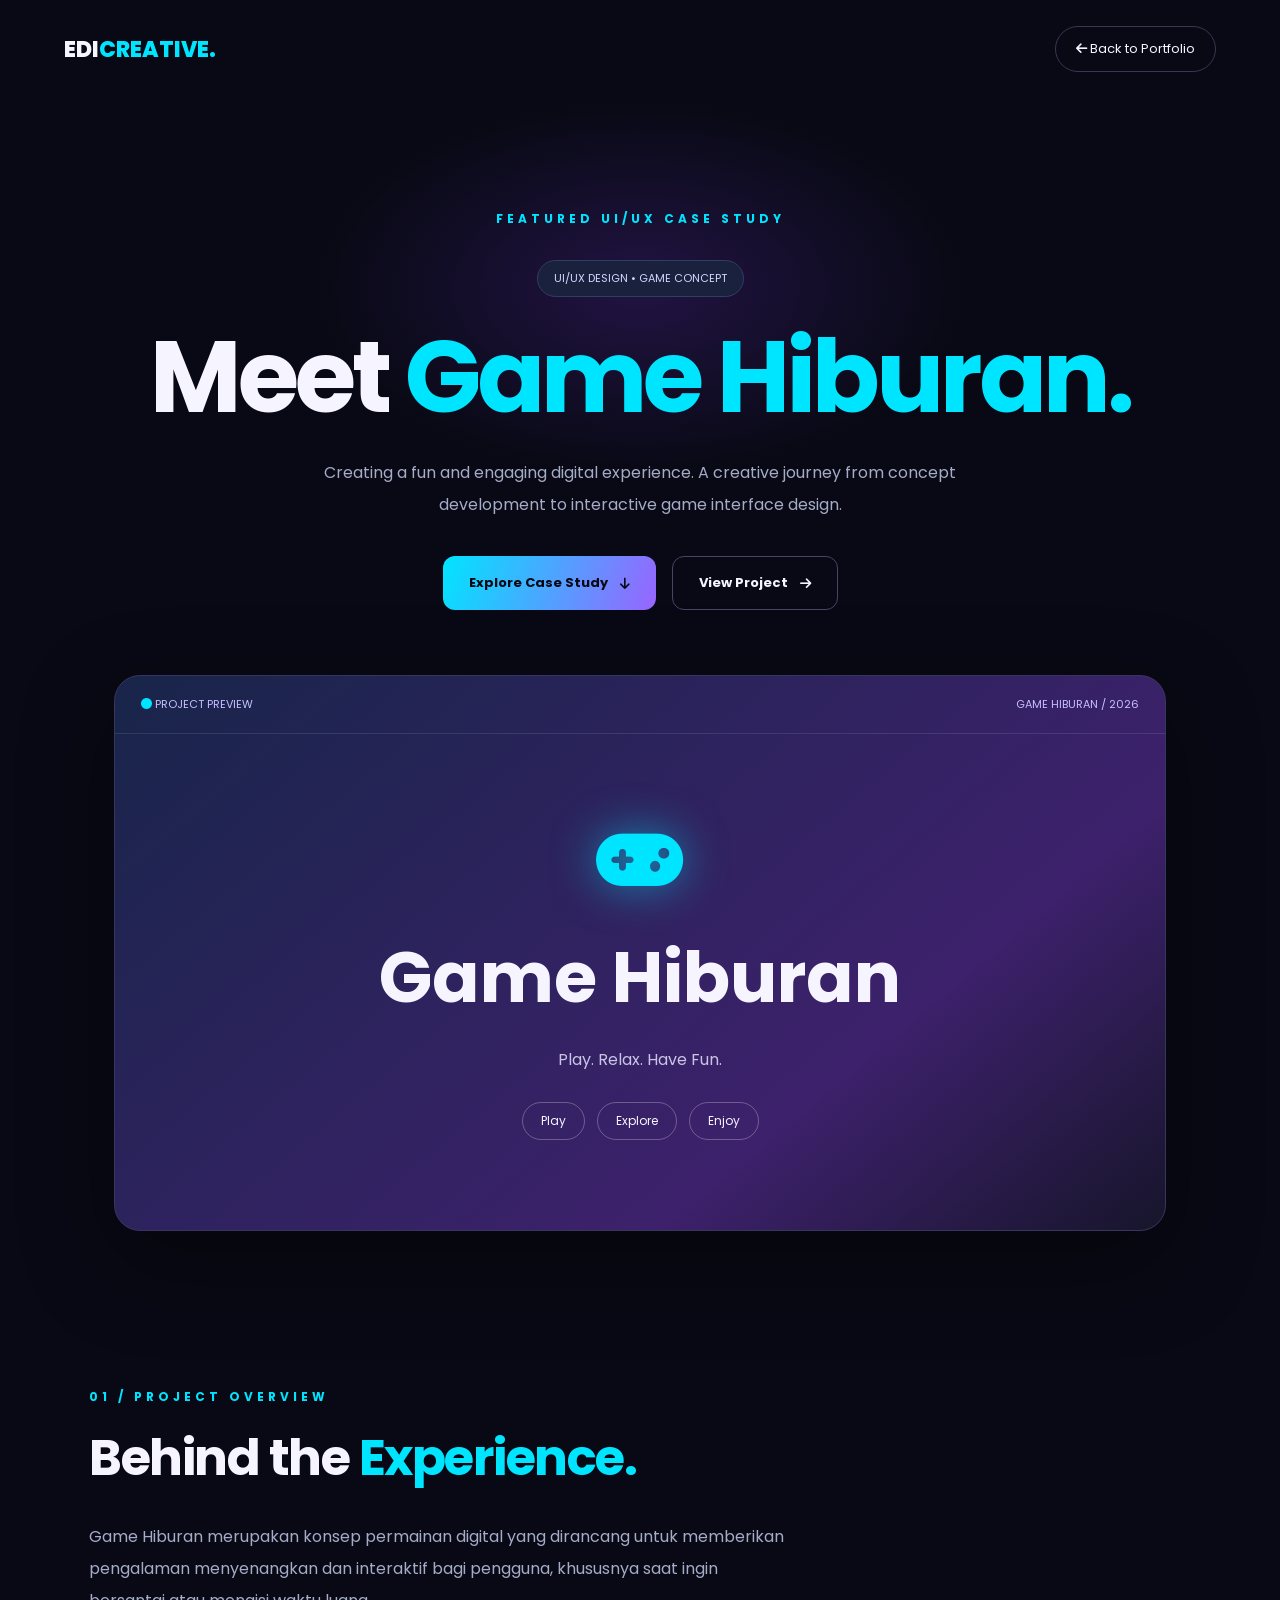
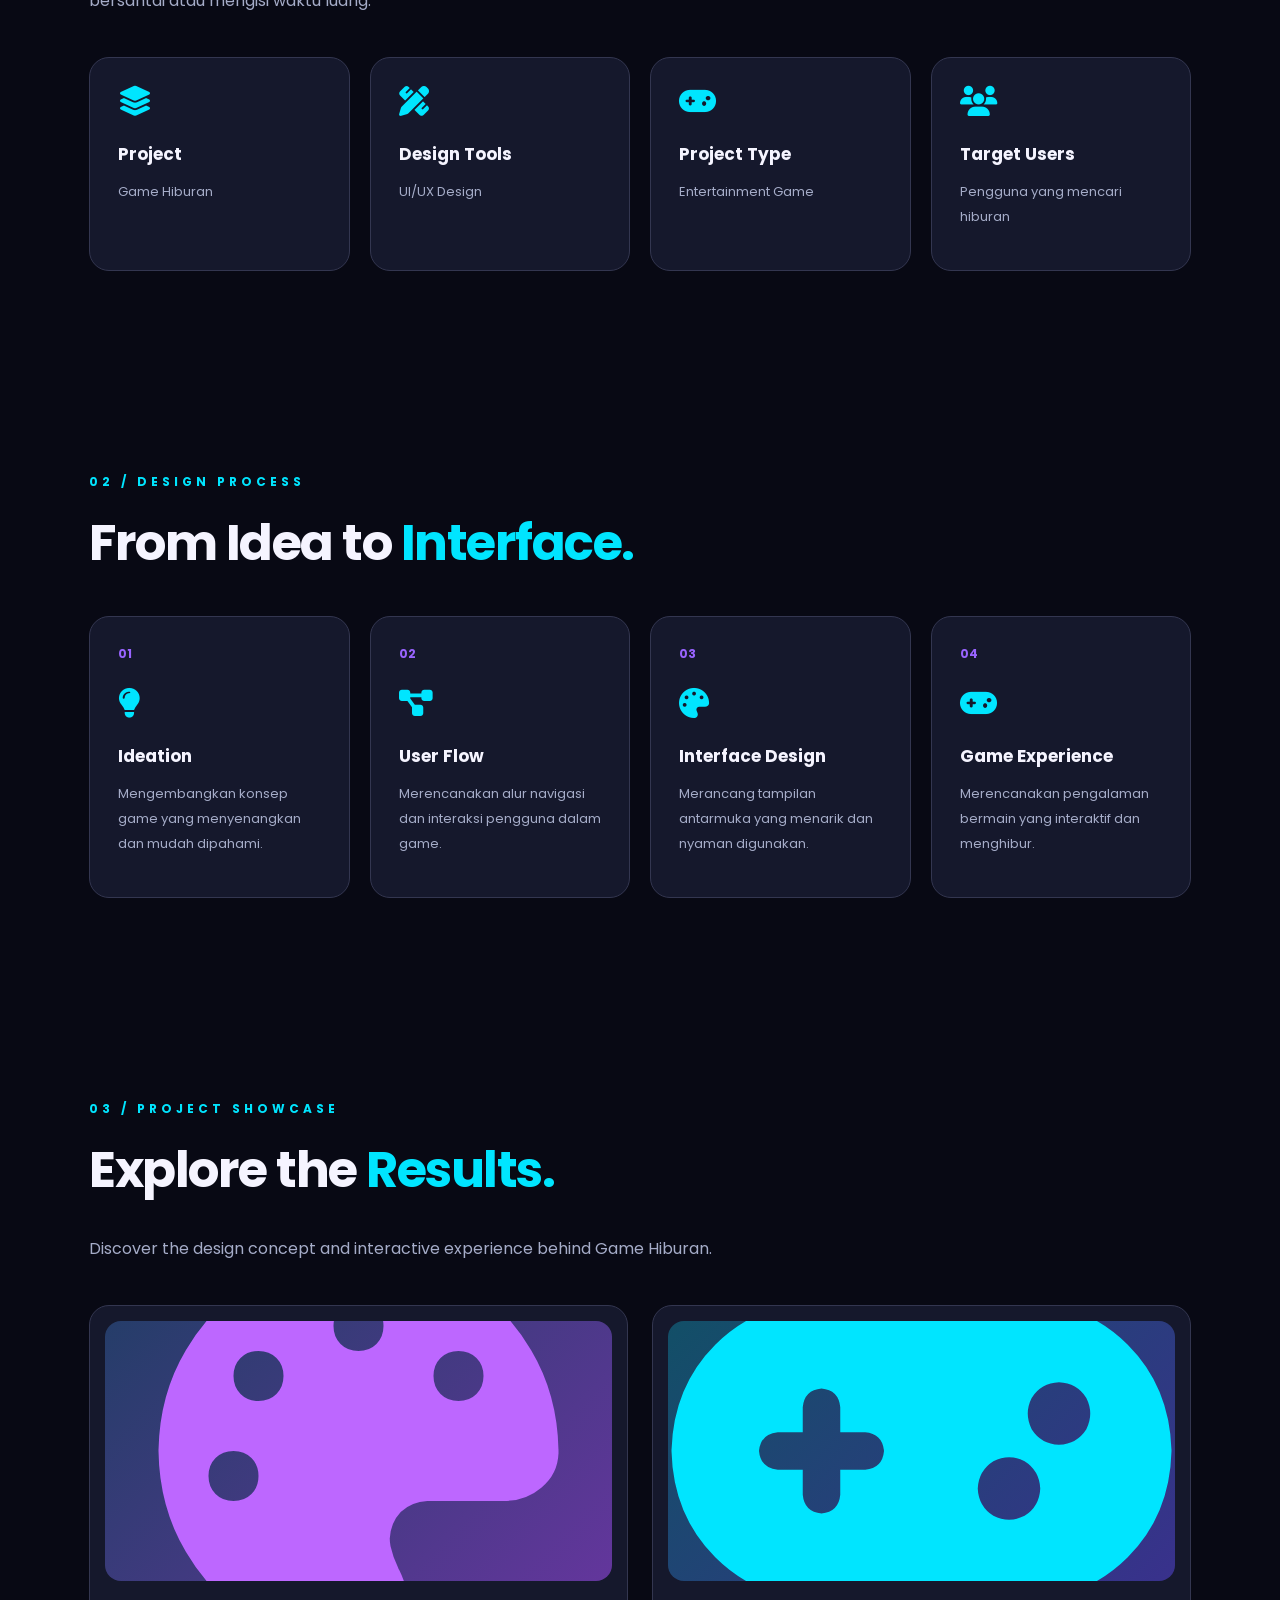
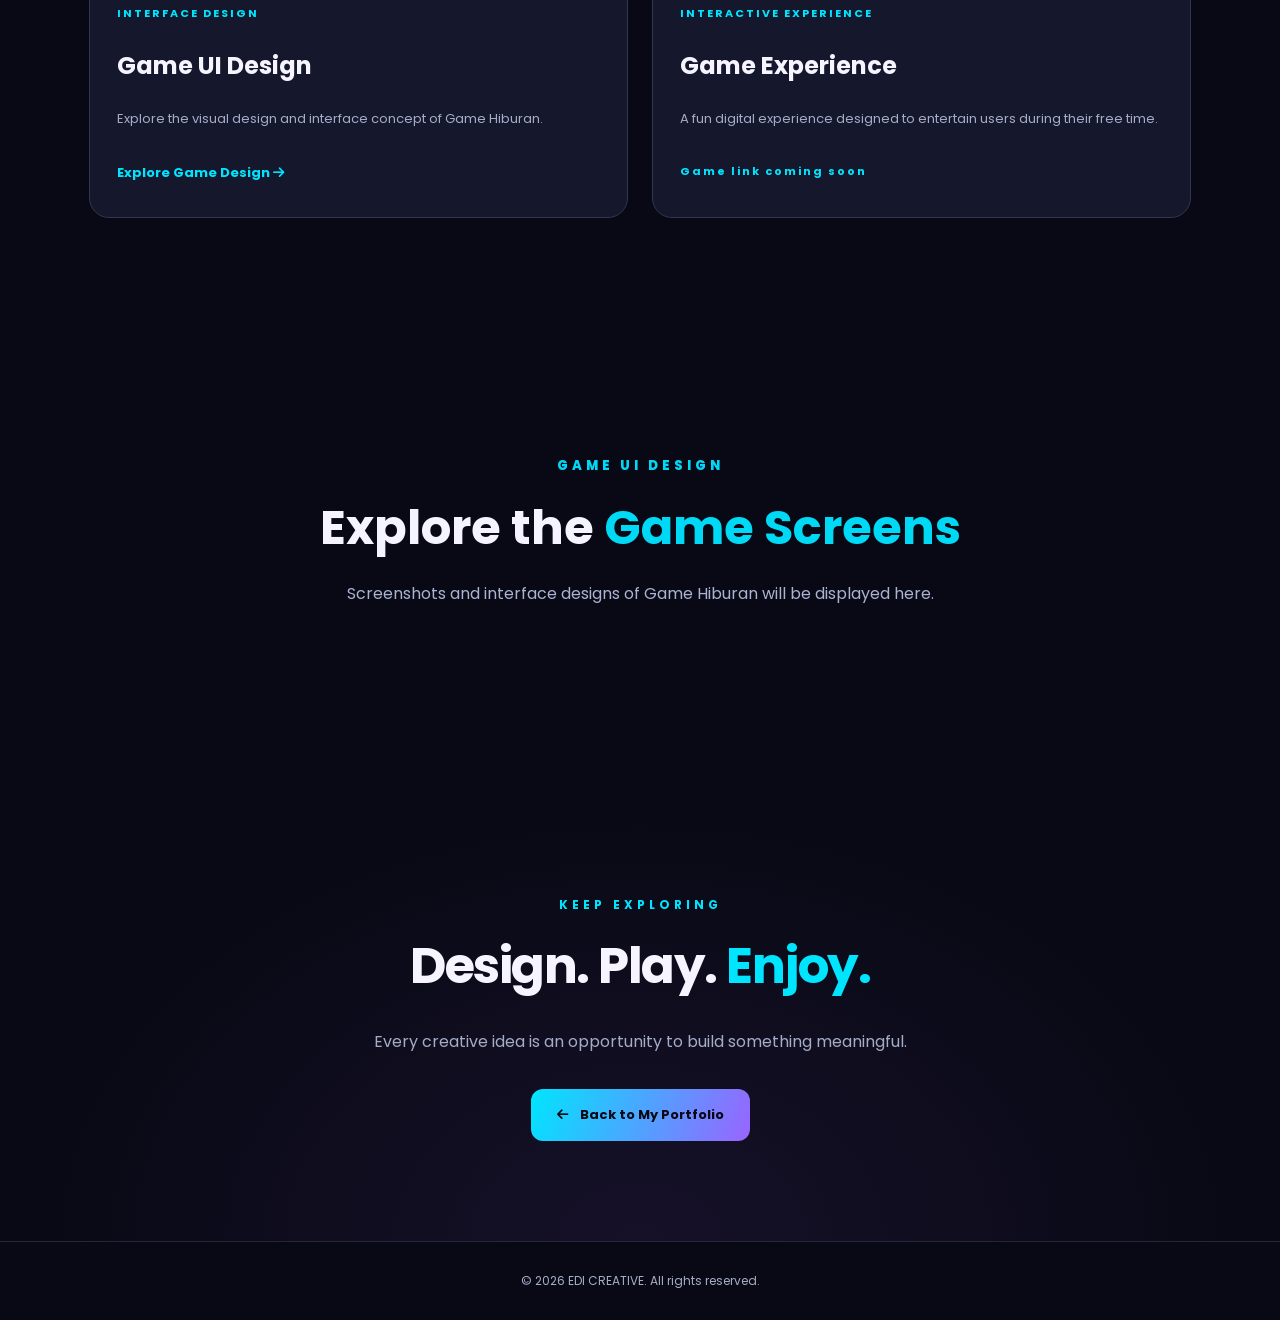
<file: game-hiburan.html>
<!DOCTYPE html>
<html lang="id">
<head>
  <meta charset="UTF-8">
  <meta name="viewport" content="width=device-width, initial-scale=1.0">
  <title>Game Hiburan | UI/UX Case Study - EDI CREATIVE</title>
  <meta name="description" content="Game Hiburan UI/UX case study oleh EDI CREATIVE.">

  <link rel="stylesheet" href="giftory.css">
  <link rel="stylesheet" href="https://cdnjs.cloudflare.com/ajax/libs/font-awesome/6.7.2/css/all.min.css">
</head>
<body>

  <header class="navbar">
    <a href="index.html" class="logo">EDI<span>CREATIVE.</span></a>

    <a href="index.html#portfolio" class="back-btn">
      <i class="fas fa-arrow-left"></i> Back to Portfolio
    </a>
  </header>

  <main>

    <!-- HERO SECTION -->
    <section class="hero">
      <div class="hero-glow"></div>

      <p class="eyebrow">FEATURED UI/UX CASE STUDY</p>

      <span class="project-badge">
        UI/UX DESIGN • GAME CONCEPT
      </span>

      <h1>Meet <span>Game Hiburan.</span></h1>

      <p class="hero-description">
        Creating a fun and engaging digital experience.
        A creative journey from concept development
        to interactive game interface design.
      </p>

      <div class="hero-actions">
        <a href="#overview" class="btn btn-primary">
          Explore Case Study
          <i class="fas fa-arrow-down"></i>
        </a>

        <a href="#showcase" class="btn btn-outline">
          View Project
          <i class="fas fa-arrow-right"></i>
        </a>
      </div>

      <div class="project-preview">
        <div class="preview-top">
          <span>
            <i class="fas fa-circle"></i>
            PROJECT PREVIEW
          </span>
          <span>GAME HIBURAN / 2026</span>
        </div>

        <div class="preview-content">
          <div class="gift-icon">
            <i class="fas fa-gamepad"></i>
          </div>

          <h2>Game Hiburan</h2>

          <p>Play. Relax. Have Fun.</p>

          <div class="preview-tags">
            <span>Play</span>
            <span>Explore</span>
            <span>Enjoy</span>
          </div>
        </div>
      </div>
    </section>

    <!-- PROJECT OVERVIEW -->
    <section class="section" id="overview">

      <p class="eyebrow">01 / PROJECT OVERVIEW</p>

      <h2>Behind the <span>Experience.</span></h2>

      <p class="section-description">
        Game Hiburan merupakan konsep permainan digital
        yang dirancang untuk memberikan pengalaman
        menyenangkan dan interaktif bagi pengguna,
        khususnya saat ingin bersantai atau mengisi waktu luang.
      </p>

      <div class="info-grid">

        <div class="info-card">
          <i class="fas fa-layer-group"></i>
          <h3>Project</h3>
          <p>Game Hiburan</p>
        </div>

        <div class="info-card">
          <i class="fas fa-pen-ruler"></i>
          <h3>Design Tools</h3>
          <p>UI/UX Design</p>
        </div>

        <div class="info-card">
          <i class="fas fa-gamepad"></i>
          <h3>Project Type</h3>
          <p>Entertainment Game</p>
        </div>

        <div class="info-card">
          <i class="fas fa-users"></i>
          <h3>Target Users</h3>
          <p>Pengguna yang mencari hiburan</p>
        </div>

      </div>
    </section>

    <!-- DESIGN PROCESS -->
    <section class="section">

      <p class="eyebrow">02 / DESIGN PROCESS</p>

      <h2>From Idea to <span>Interface.</span></h2>

      <div class="process-grid">

        <div class="process-card">
          <span class="step-number">01</span>
          <i class="fas fa-lightbulb"></i>
          <h3>Ideation</h3>
          <p>
            Mengembangkan konsep game yang
            menyenangkan dan mudah dipahami.
          </p>
        </div>

        <div class="process-card">
          <span class="step-number">02</span>
          <i class="fas fa-diagram-project"></i>
          <h3>User Flow</h3>
          <p>
            Merencanakan alur navigasi dan
            interaksi pengguna dalam game.
          </p>
        </div>

        <div class="process-card">
          <span class="step-number">03</span>
          <i class="fas fa-palette"></i>
          <h3>Interface Design</h3>
          <p>
            Merancang tampilan antarmuka
            yang menarik dan nyaman digunakan.
          </p>
        </div>

        <div class="process-card">
          <span class="step-number">04</span>
          <i class="fas fa-gamepad"></i>
          <h3>Game Experience</h3>
          <p>
            Merencanakan pengalaman bermain
            yang interaktif dan menghibur.
          </p>
        </div>

      </div>
    </section>

    <!-- PROJECT SHOWCASE -->
    <section class="section" id="showcase">

      <p class="eyebrow">03 / PROJECT SHOWCASE</p>

      <h2>Explore the <span>Results.</span></h2>

      <p class="section-description">
        Discover the design concept and interactive
        experience behind Game Hiburan.
      </p>

      <div class="showcase-grid">

        <article class="showcase-card">

          <div class="showcase-art figma-art">
            <i class="fas fa-palette fa-4x" aria-hidden="true"></i>
          </div>

          <div class="showcase-info">
            <span>INTERFACE DESIGN</span>

            <h3>Game UI Design</h3>

            <p>
              Explore the visual design and
              interface concept of Game Hiburan.
            </p>

            <a href="#game-gallery" class="project-link">
              Explore Game Design
              <i class="fas fa-arrow-right"></i>
            </a>
          </div>
        </article>

        <article class="showcase-card">

          <div class="showcase-art web-art">
            <i class="fas fa-gamepad fa-4x" aria-hidden="true"></i>
          </div>

          <div class="showcase-info">
            <span>INTERACTIVE EXPERIENCE</span>

            <h3>Game Experience</h3>

            <p>
              A fun digital experience designed
              to entertain users during their free time.
            </p>

            <span class="project-link">
              Game link coming soon
            </span>
          </div>
        </article>

      </div>
    </section>

    <!-- GAME GALLERY -->
    <section class="giftory-gallery" id="game-gallery">

      <p class="gallery-eyebrow">GAME UI DESIGN</p>

      <h2>Explore the <span>Game Screens</span></h2>

      <p class="gallery-description">
        Screenshots and interface designs
        of Game Hiburan will be displayed here.
      </p>

      <div class="giftory-screens">
        <!-- Tambahkan screenshot game di sini nanti. -->
      </div>

    </section>

    <!-- CLOSING -->
    <section class="closing">

      <p class="eyebrow">KEEP EXPLORING</p>

      <h2>Design. Play. <span>Enjoy.</span></h2>

      <p>
        Every creative idea is an opportunity
        to build something meaningful.
      </p>

      <a href="index.html#portfolio" class="btn btn-primary">
        <i class="fas fa-arrow-left"></i>
        Back to My Portfolio
      </a>

    </section>

  </main>

  <footer>
    © 2026 EDI CREATIVE. All rights reserved.
  </footer>

</body>
</html>
</file>
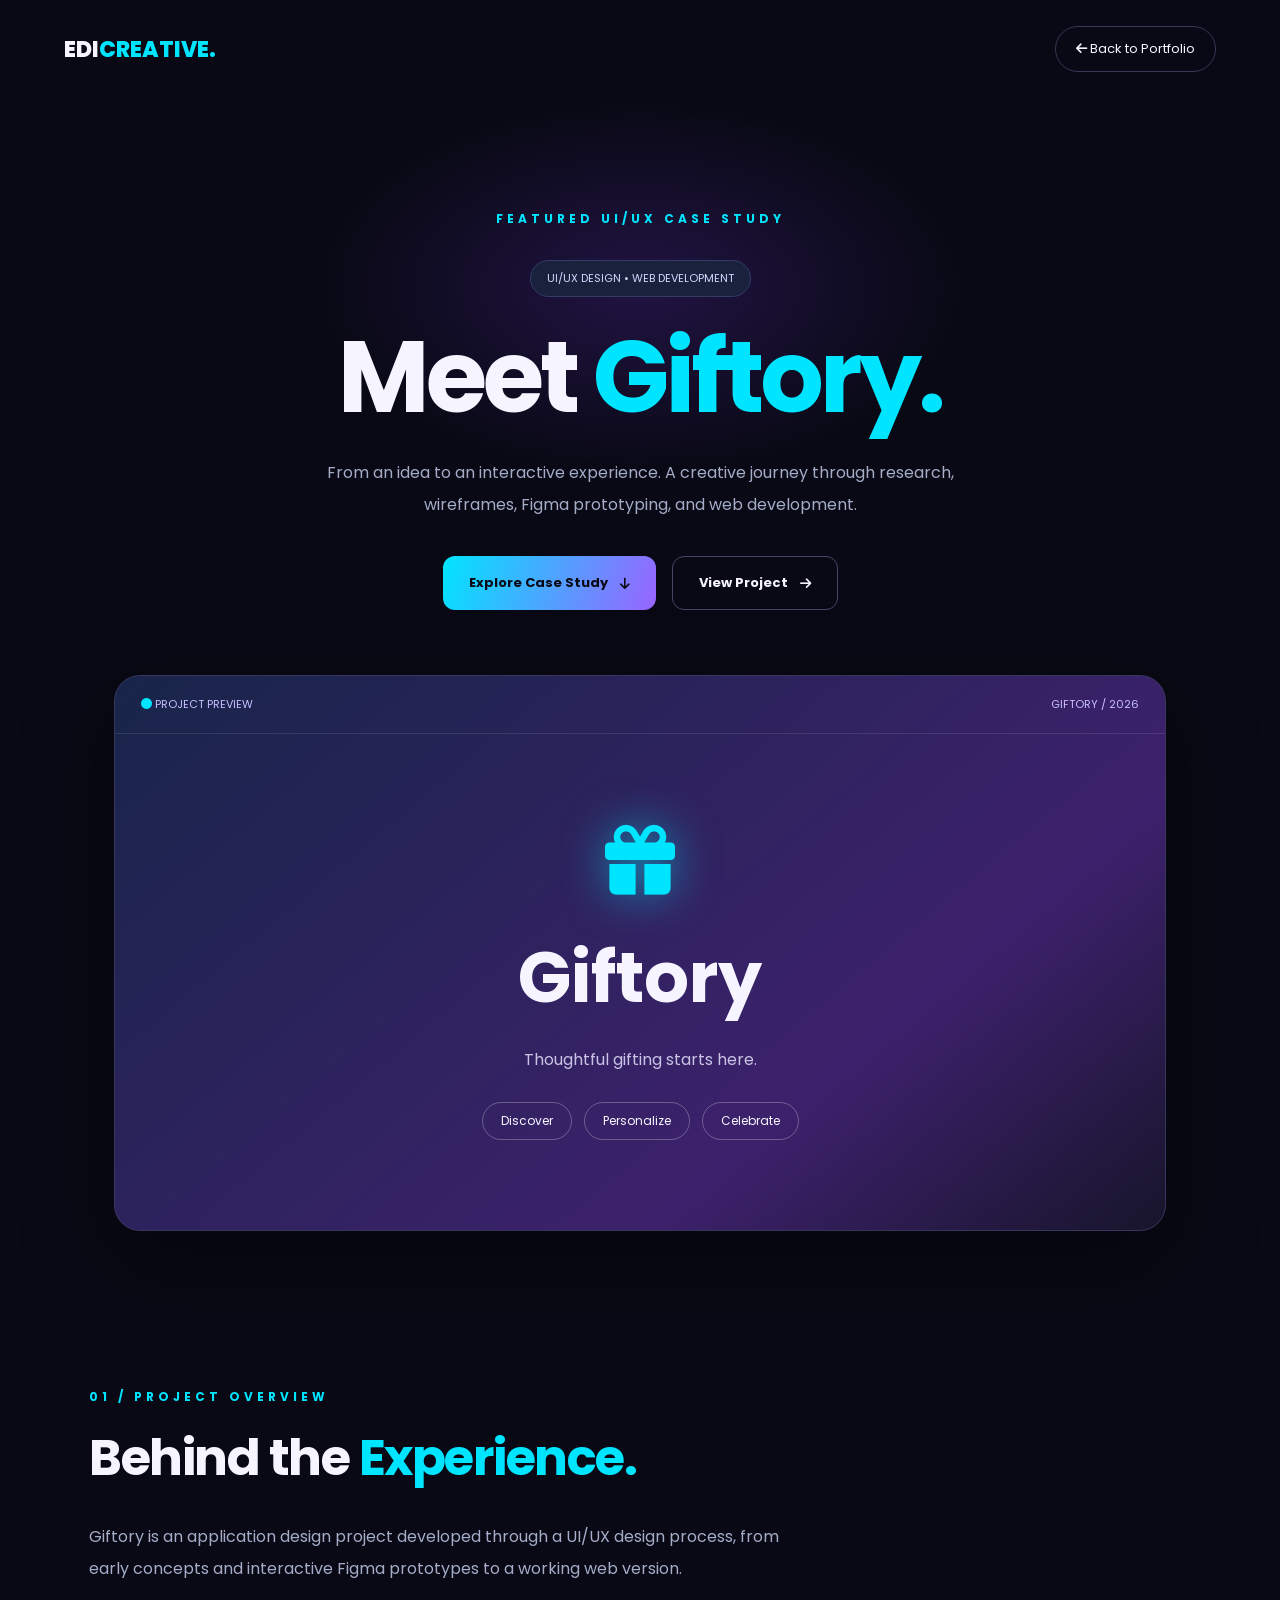
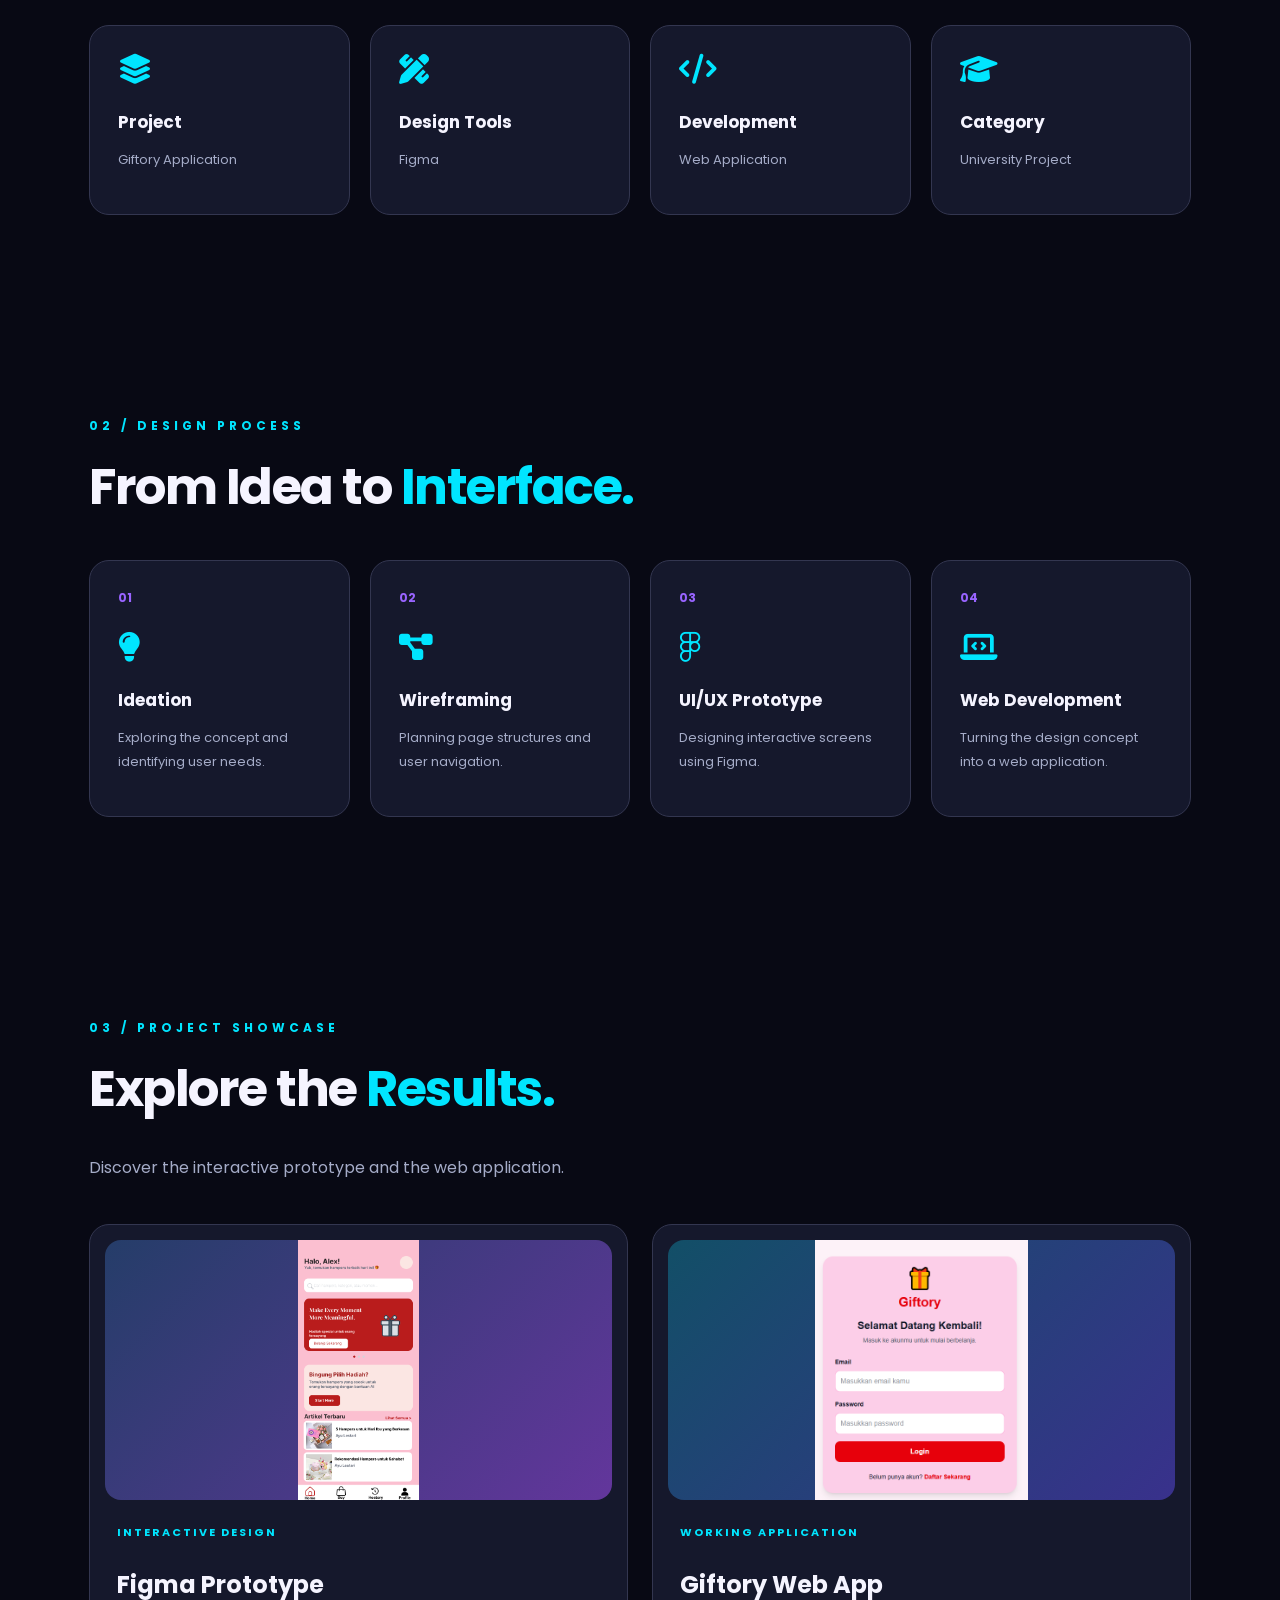
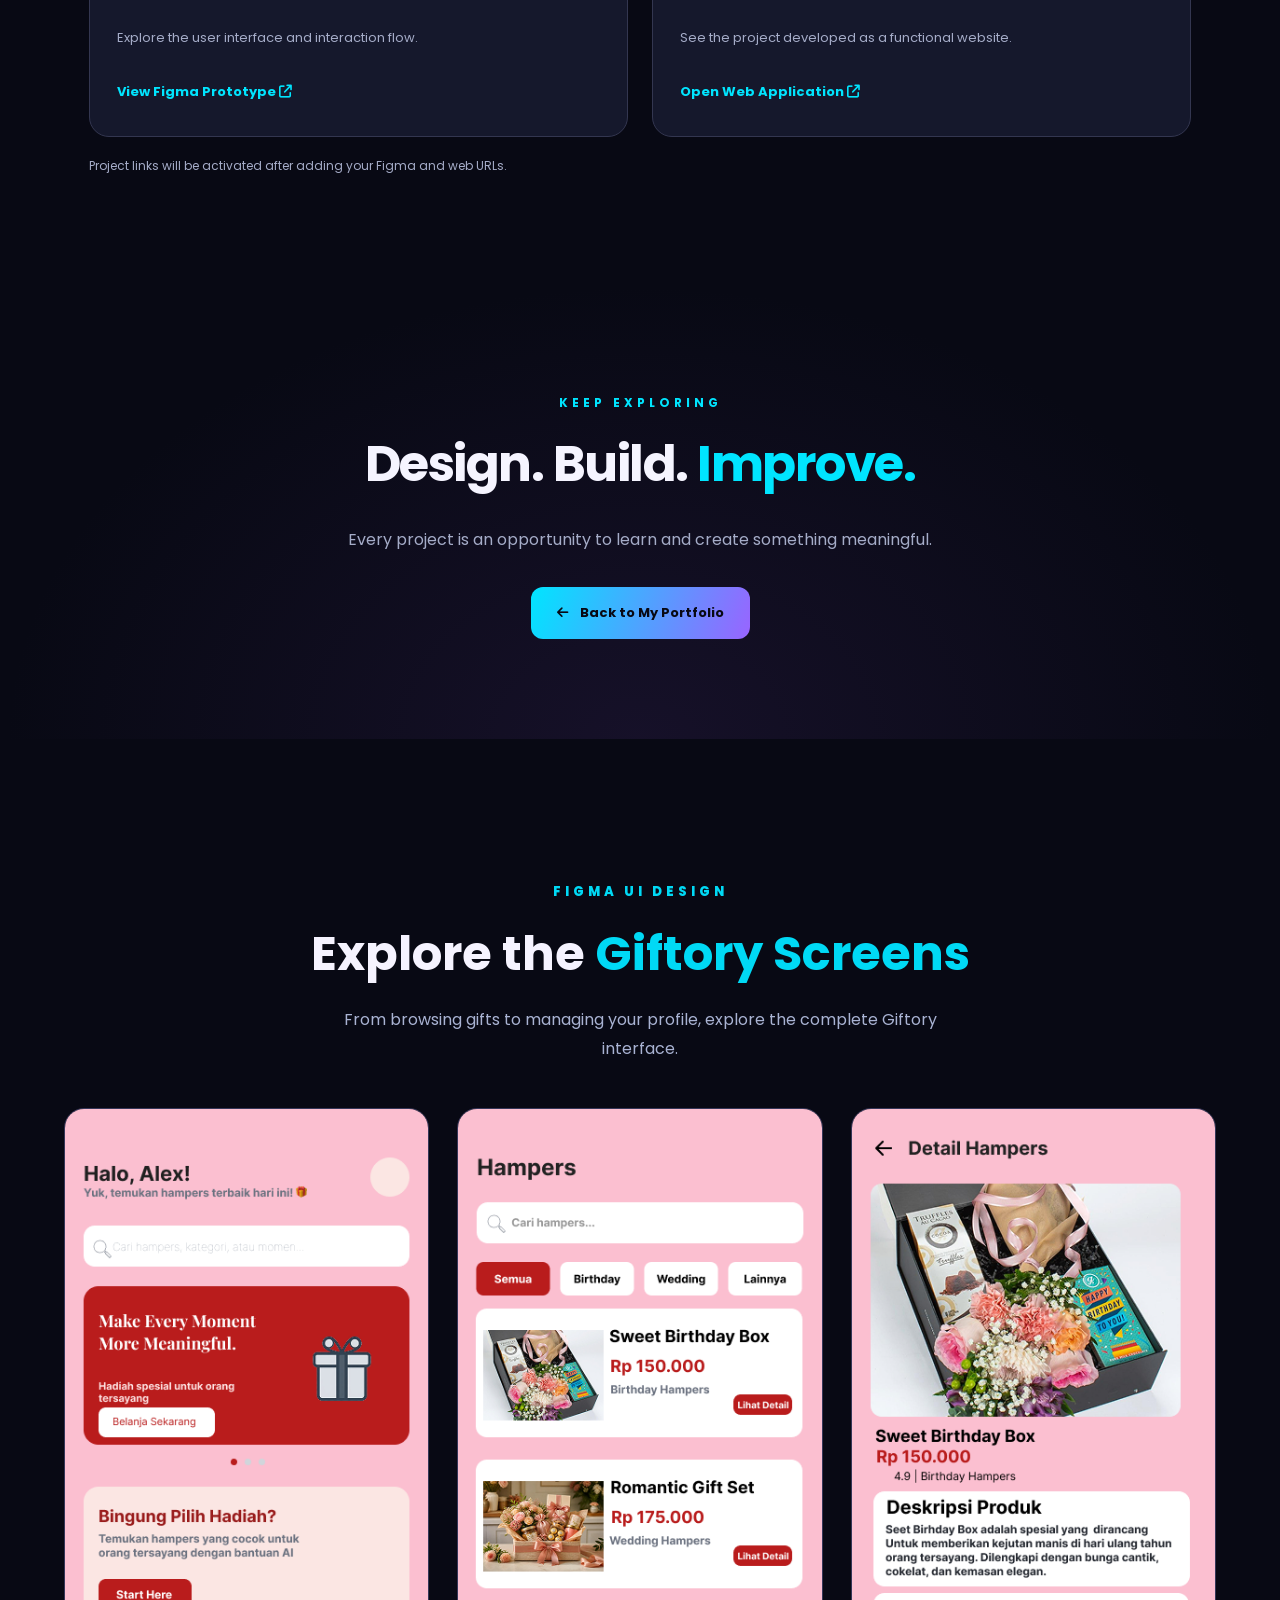
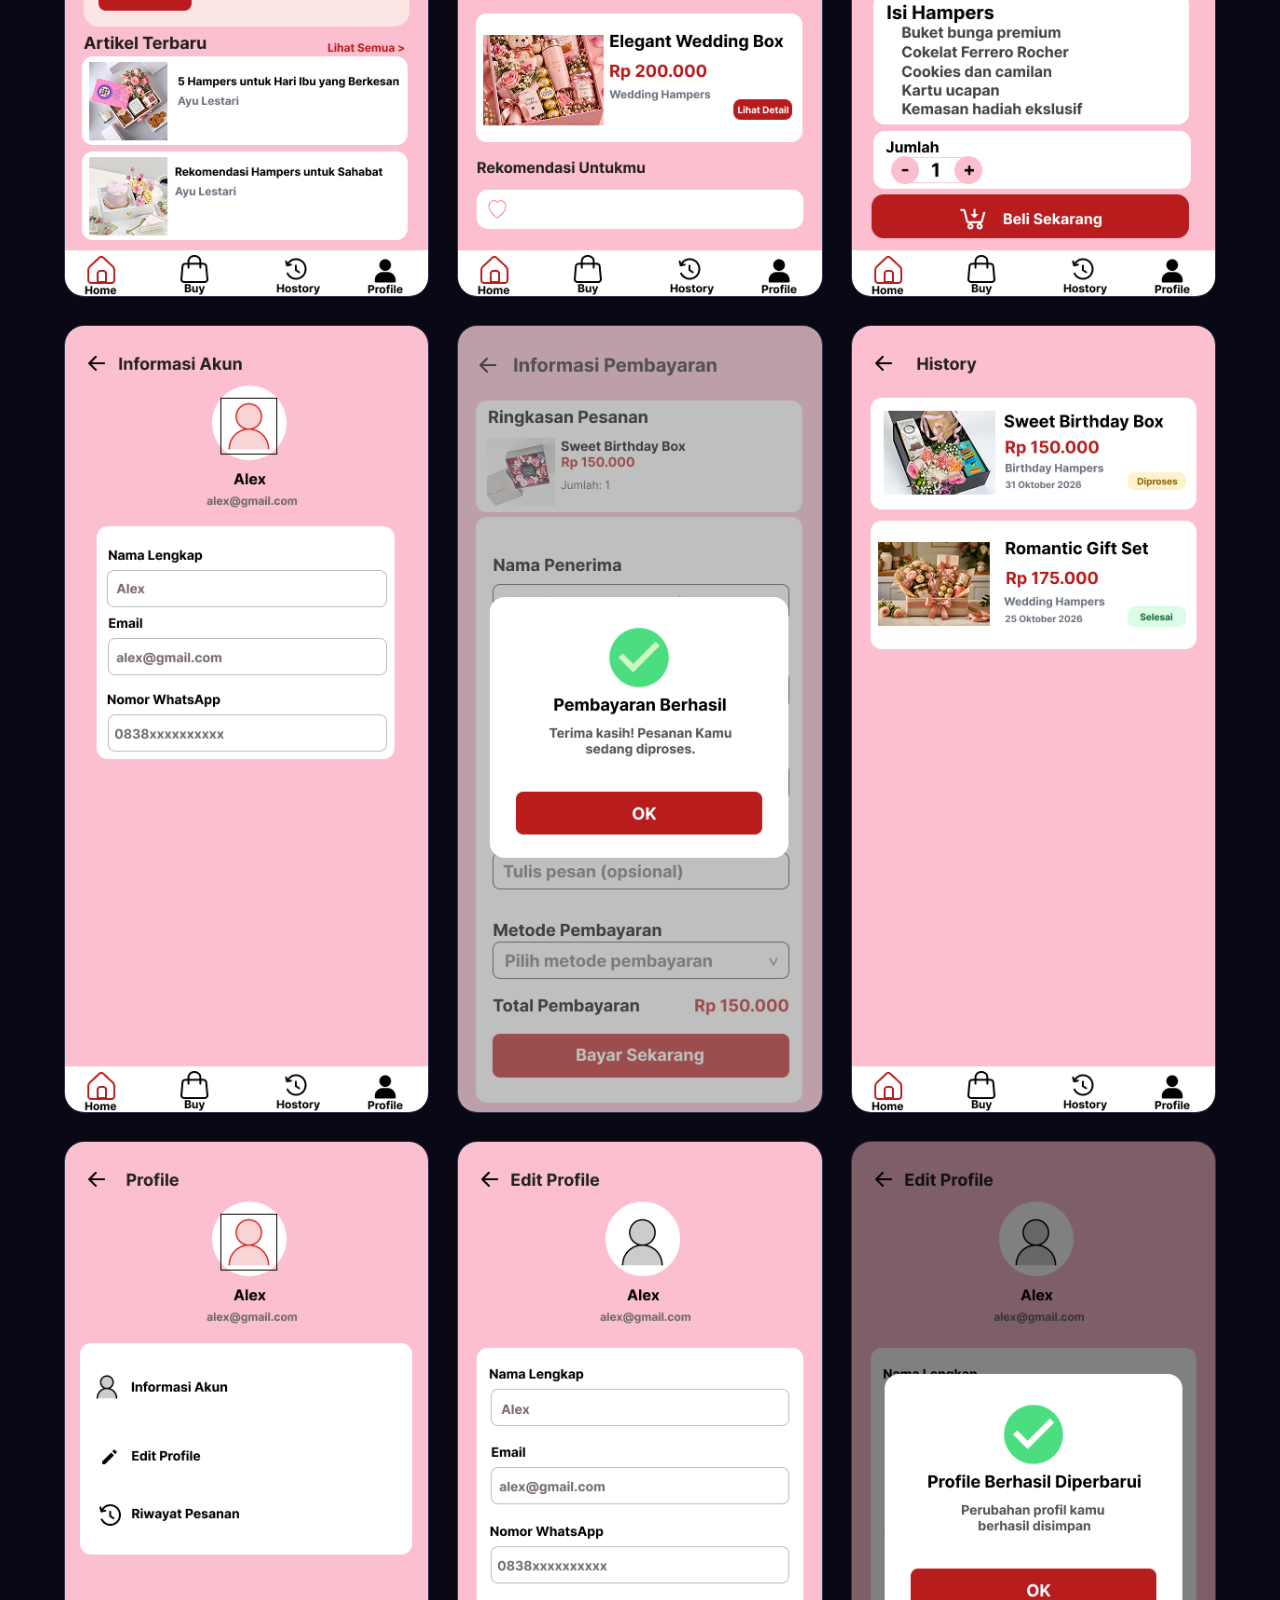
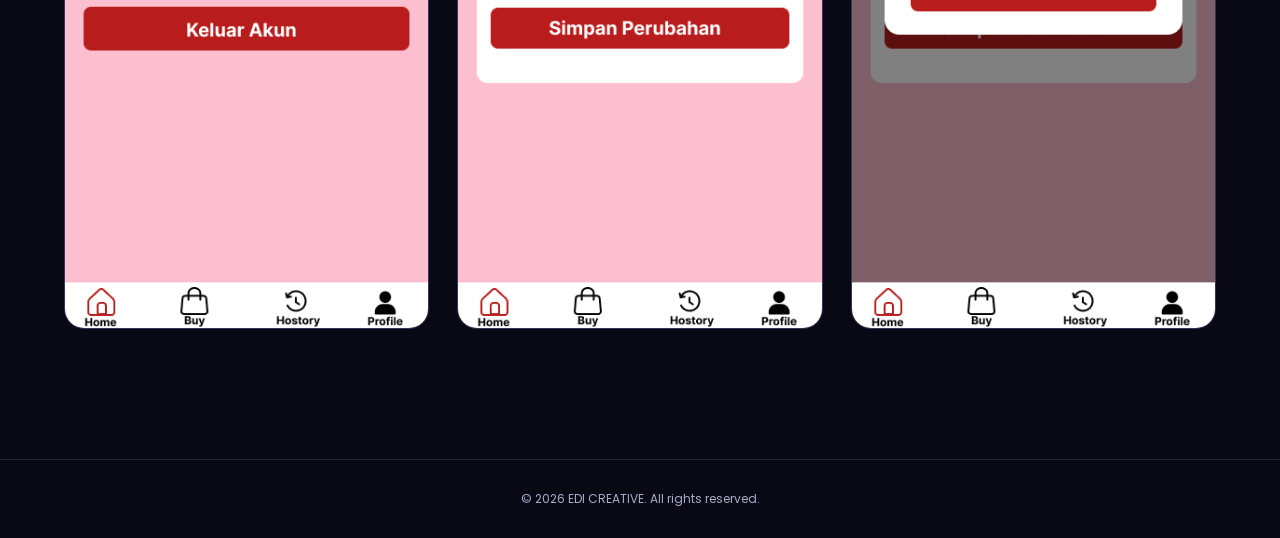
<file: giftory.html>
<!DOCTYPE html>
<html lang="id">
<head>
  <meta charset="UTF-8">
  <meta name="viewport" content="width=device-width, initial-scale=1.0">
  <title>Giftory | UI/UX Case Study - EDI CREATIVE</title>
  <meta name="description" content="Giftory UI/UX case study, dari Figma prototype hingga aplikasi web.">
  <link rel="stylesheet" href="giftory.css">
  <link rel="stylesheet" href="https://cdnjs.cloudflare.com/ajax/libs/font-awesome/6.7.2/css/all.min.css">
</head>
<body>

  <header class="navbar">
    <a href="index.html" class="logo">EDI<span>CREATIVE.</span></a>
    <a href="index.html#portfolio" class="back-btn">
      <i class="fas fa-arrow-left"></i> Back to Portfolio
    </a>
  </header>

  <main>
    <section class="hero">
      <div class="hero-glow"></div>
      <p class="eyebrow">FEATURED UI/UX CASE STUDY</p>
      <span class="project-badge">UI/UX DESIGN • WEB DEVELOPMENT</span>
      <h1>Meet <span>Giftory.</span></h1>
      <p class="hero-description">
        From an idea to an interactive experience.
        A creative journey through research, wireframes,
        Figma prototyping, and web development.
      </p>

      <div class="hero-actions">
        <a href="#overview" class="btn btn-primary">
          Explore Case Study <i class="fas fa-arrow-down"></i>
        </a>
        <a href="#showcase" class="btn btn-outline">
          View Project <i class="fas fa-arrow-right"></i>
        </a>
      </div>

      <div class="project-preview">
        <div class="preview-top">
          <span><i class="fas fa-circle"></i> PROJECT PREVIEW</span>
          <span>GIFTORY / 2026</span>
        </div>
        <div class="preview-content">
          <div class="gift-icon"><i class="fas fa-gift"></i></div>
          <h2>Giftory</h2>
          <p>Thoughtful gifting starts here.</p>
          <div class="preview-tags">
            <span>Discover</span>
            <span>Personalize</span>
            <span>Celebrate</span>
          </div>
        </div>
      </div>
    </section>

    <section class="section" id="overview">
      <p class="eyebrow">01 / PROJECT OVERVIEW</p>
      <h2>Behind the <span>Experience.</span></h2>
      <p class="section-description">
        Giftory is an application design project developed
        through a UI/UX design process, from early concepts
        and interactive Figma prototypes to a working web version.
      </p>

      <div class="info-grid">
        <div class="info-card">
          <i class="fas fa-layer-group"></i>
          <h3>Project</h3>
          <p>Giftory Application</p>
        </div>
        <div class="info-card">
          <i class="fas fa-pen-ruler"></i>
          <h3>Design Tools</h3>
          <p>Figma</p>
        </div>
        <div class="info-card">
          <i class="fas fa-code"></i>
          <h3>Development</h3>
          <p>Web Application</p>
        </div>
        <div class="info-card">
          <i class="fas fa-graduation-cap"></i>
          <h3>Category</h3>
          <p>University Project</p>
        </div>
      </div>
    </section>

    <section class="section">
      <p class="eyebrow">02 / DESIGN PROCESS</p>
      <h2>From Idea to <span>Interface.</span></h2>

      <div class="process-grid">
        <div class="process-card">
          <span class="step-number">01</span>
          <i class="fas fa-lightbulb"></i>
          <h3>Ideation</h3>
          <p>Exploring the concept and identifying user needs.</p>
        </div>
        <div class="process-card">
          <span class="step-number">02</span>
          <i class="fas fa-diagram-project"></i>
          <h3>Wireframing</h3>
          <p>Planning page structures and user navigation.</p>
        </div>
        <div class="process-card">
          <span class="step-number">03</span>
          <i class="fab fa-figma"></i>
          <h3>UI/UX Prototype</h3>
          <p>Designing interactive screens using Figma.</p>
        </div>
        <div class="process-card">
          <span class="step-number">04</span>
          <i class="fas fa-laptop-code"></i>
          <h3>Web Development</h3>
          <p>Turning the design concept into a web application.</p>
        </div>
      </div>
    </section>

    <section class="section" id="showcase">
      <p class="eyebrow">03 / PROJECT SHOWCASE</p>
      <h2>Explore the <span>Results.</span></h2>
      <p class="section-description">
        Discover the interactive prototype and the web application.
      </p>

      <div class="showcase-grid">
        <article class="showcase-card">
<div class="showcase-art figma-art">
    <img
        src="giftory-images/Home.png"
        alt="Giftory Figma UI Design"
        class="showcase-preview"
    >
</div>
          <div class="showcase-info">
            <span>INTERACTIVE DESIGN</span>
            <h3>Figma Prototype</h3>
            <p>Explore the user interface and interaction flow.</p>
            <a href="https://www.figma.com/design/YUH9Lwh1O2yPQmJ9rw7vFM/Giftory-%E2%80%93-UI-Design?node-id=9653-881"
   class="project-link"
   id="figmaLink"
   target="_blank"
   rel="noopener noreferrer">
              View Figma Prototype <i class="fas fa-arrow-up-right-from-square"></i>
            </a>
          </div>
        </article>

        <article class="showcase-card">
          <div class="showcase-art web-art">
    <img src="giftory-images/giftory-web.png"
     alt="Preview aplikasi web Giftory"
     class="showcase-preview">
</div>
          <div class="showcase-info">
            <span>WORKING APPLICATION</span>
            <h3>Giftory Web App</h3>
            <p>See the project developed as a functional website.</p>
            <a href="https://giftory-web.vercel.app"
   class="project-link"
   id="webLink"
   target="_blank"
   rel="noopener noreferrer">
    Open Web Application
    <i class="fas fa-arrow-up-right-from-square"></i>
</a>
          </div>
        </article>
      </div>
      <p class="link-note">
        Project links will be activated after adding your Figma and web URLs.
      </p>
    </section>

    <section class="closing">
      <p class="eyebrow">KEEP EXPLORING</p>
      <h2>Design. Build. <span>Improve.</span></h2>
      <p>Every project is an opportunity to learn and create something meaningful.</p>
      <a href="index.html#portfolio" class="btn btn-primary">
        <i class="fas fa-arrow-left"></i> Back to My Portfolio
      </a>
    </section>
    
<section class="giftory-gallery" id="figma-gallery">
  <p class="gallery-eyebrow">FIGMA UI DESIGN</p>
  <h2>Explore the <span>Giftory Screens</span></h2>
  <p class="gallery-description">
    From browsing gifts to managing your profile,
    explore the complete Giftory interface.
  </p>

  <div class="giftory-screens">
    <img src="giftory-images/Home.png" alt="Home">
    <img src="giftory-images/Buy.png" alt="Buy">
    <img src="giftory-images/Detail Hampers.png" alt="Detail Hampers">
    <img src="giftory-images/Informasi akun.png" alt="Informasi Akun">
    <img src="giftory-images/Pembayaran Berhasil.png" alt="Pembayaran Berhasil">
    <img src="giftory-images/History.png" alt="History">
    <img src="giftory-images/Profile.png" alt="Profile">
    <img src="giftory-images/Edit Profile.png" alt="Edit Profile">
    <img src="giftory-images/Update Profile Berhasil.png" alt="Update Profile Berhasil">
  </div>
</section>

<div class="giftory-lightbox" id="giftoryLightbox">
  <button type="button" id="closeGiftoryLightbox" aria-label="Tutup gambar">×</button>
  <img id="giftoryLightboxImage" alt="Preview desain Giftory">
</div>

  </main>

  <footer>© 2026 EDI CREATIVE. All rights reserved.</footer>

  <script>
    document.querySelectorAll("#figmaLink, #webLink").forEach(link => {
      link.addEventListener("click", event => {
        if (link.getAttribute("href") === "#") {
          event.preventDefault();
          alert("Link proyek akan ditambahkan segera.");
        }
      });
    });
  </script>
</body>
</html>
</file>
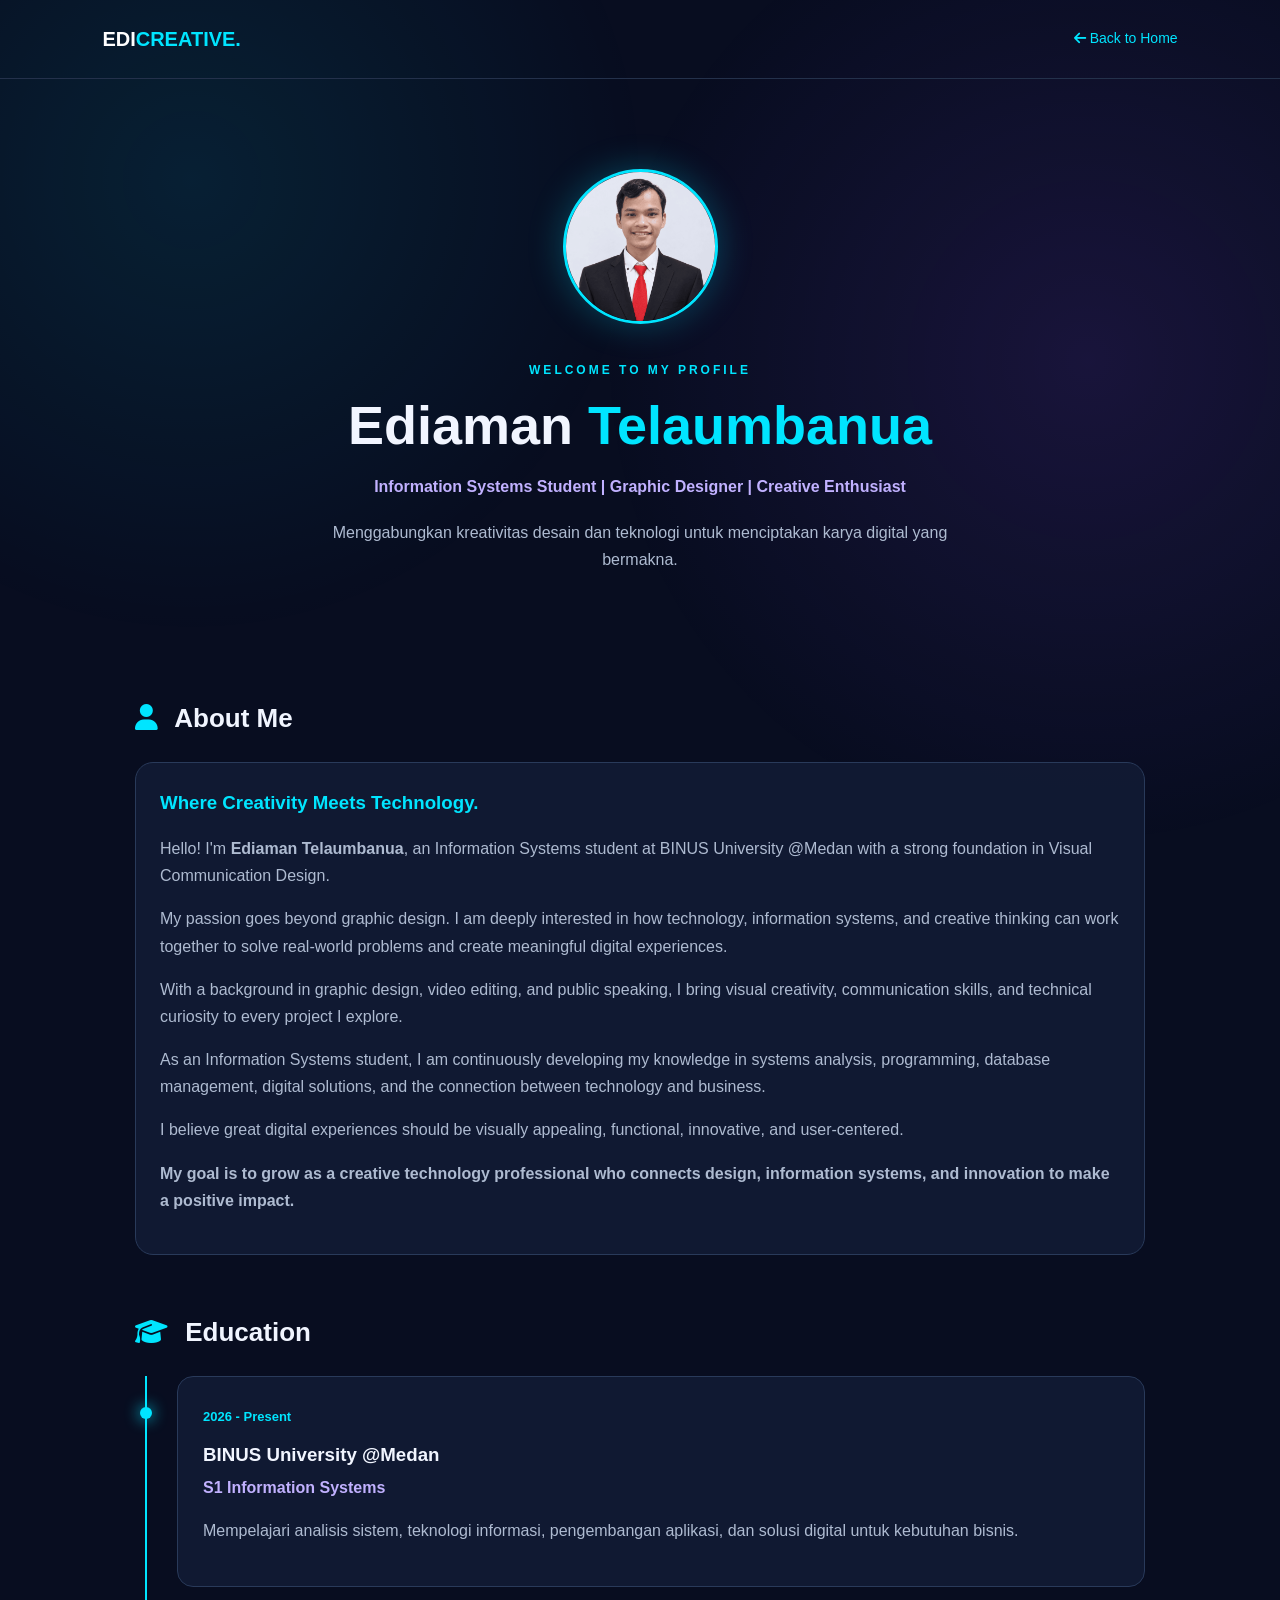
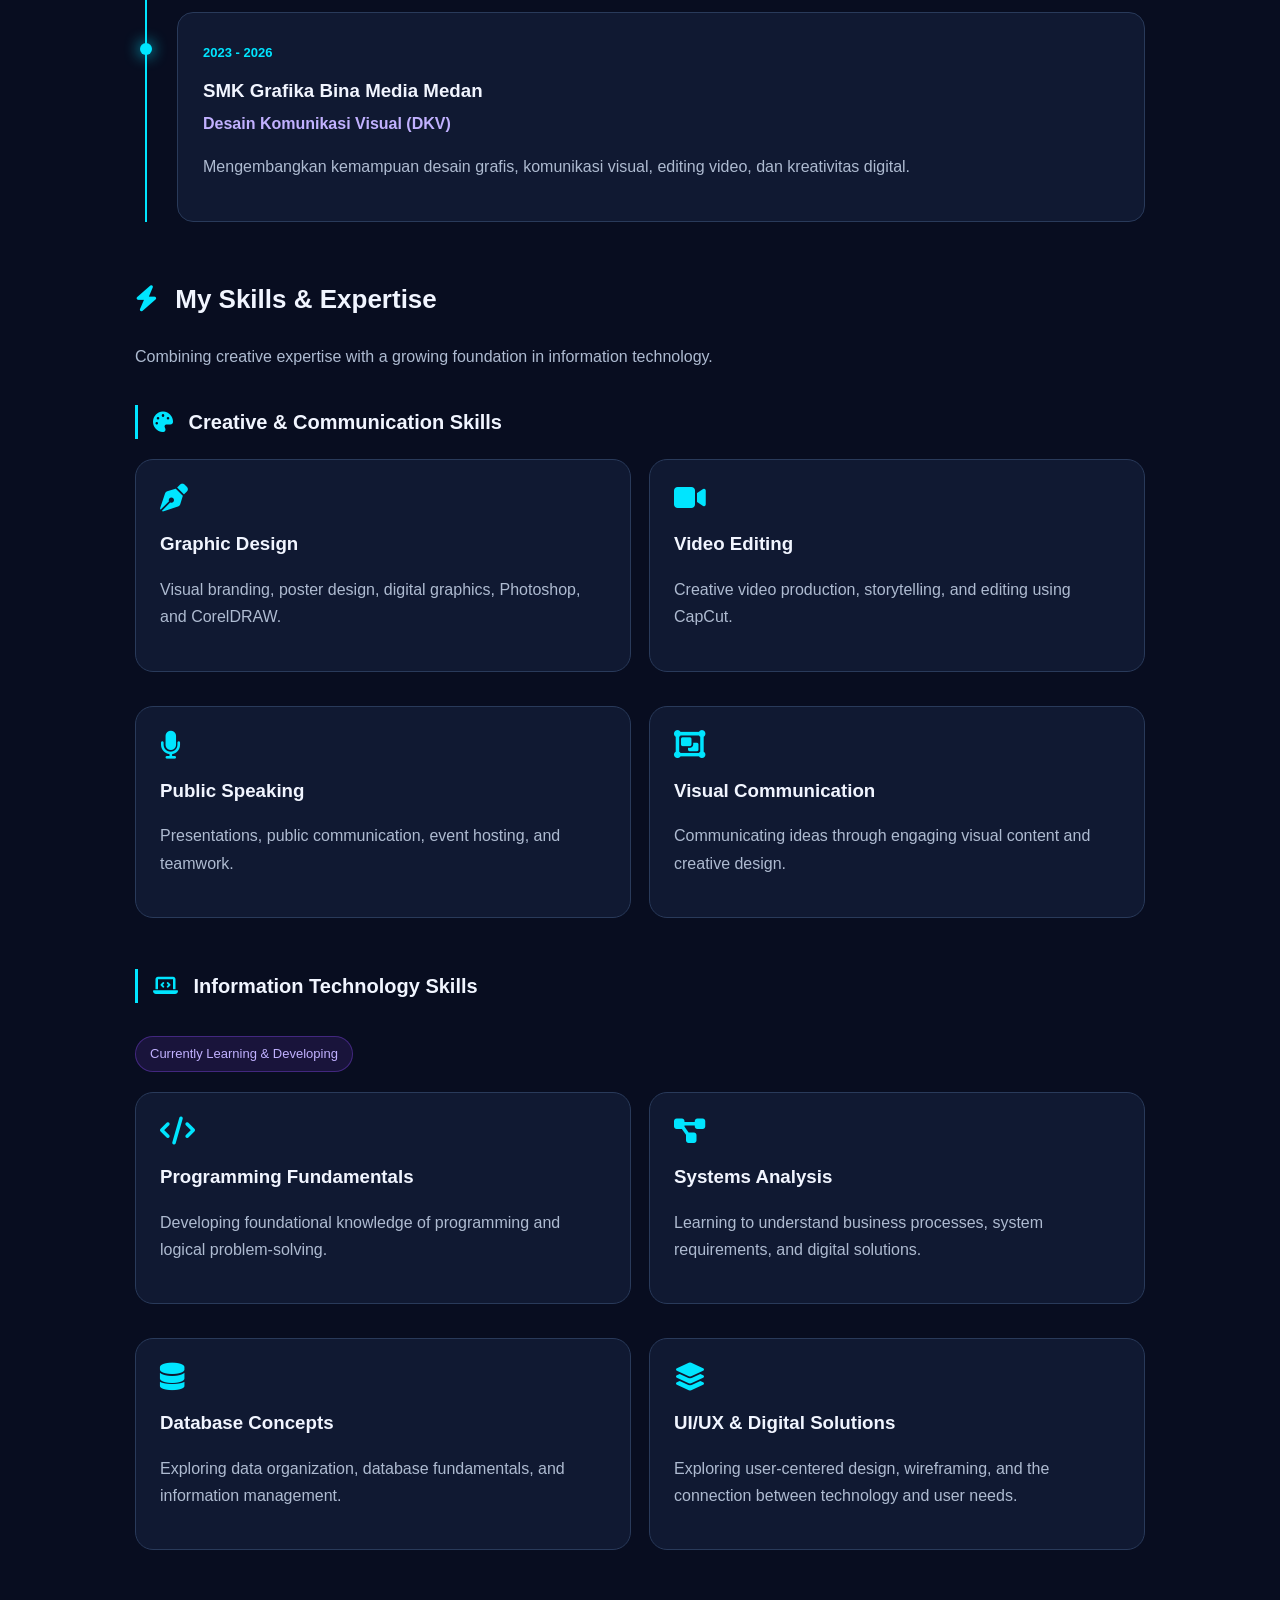
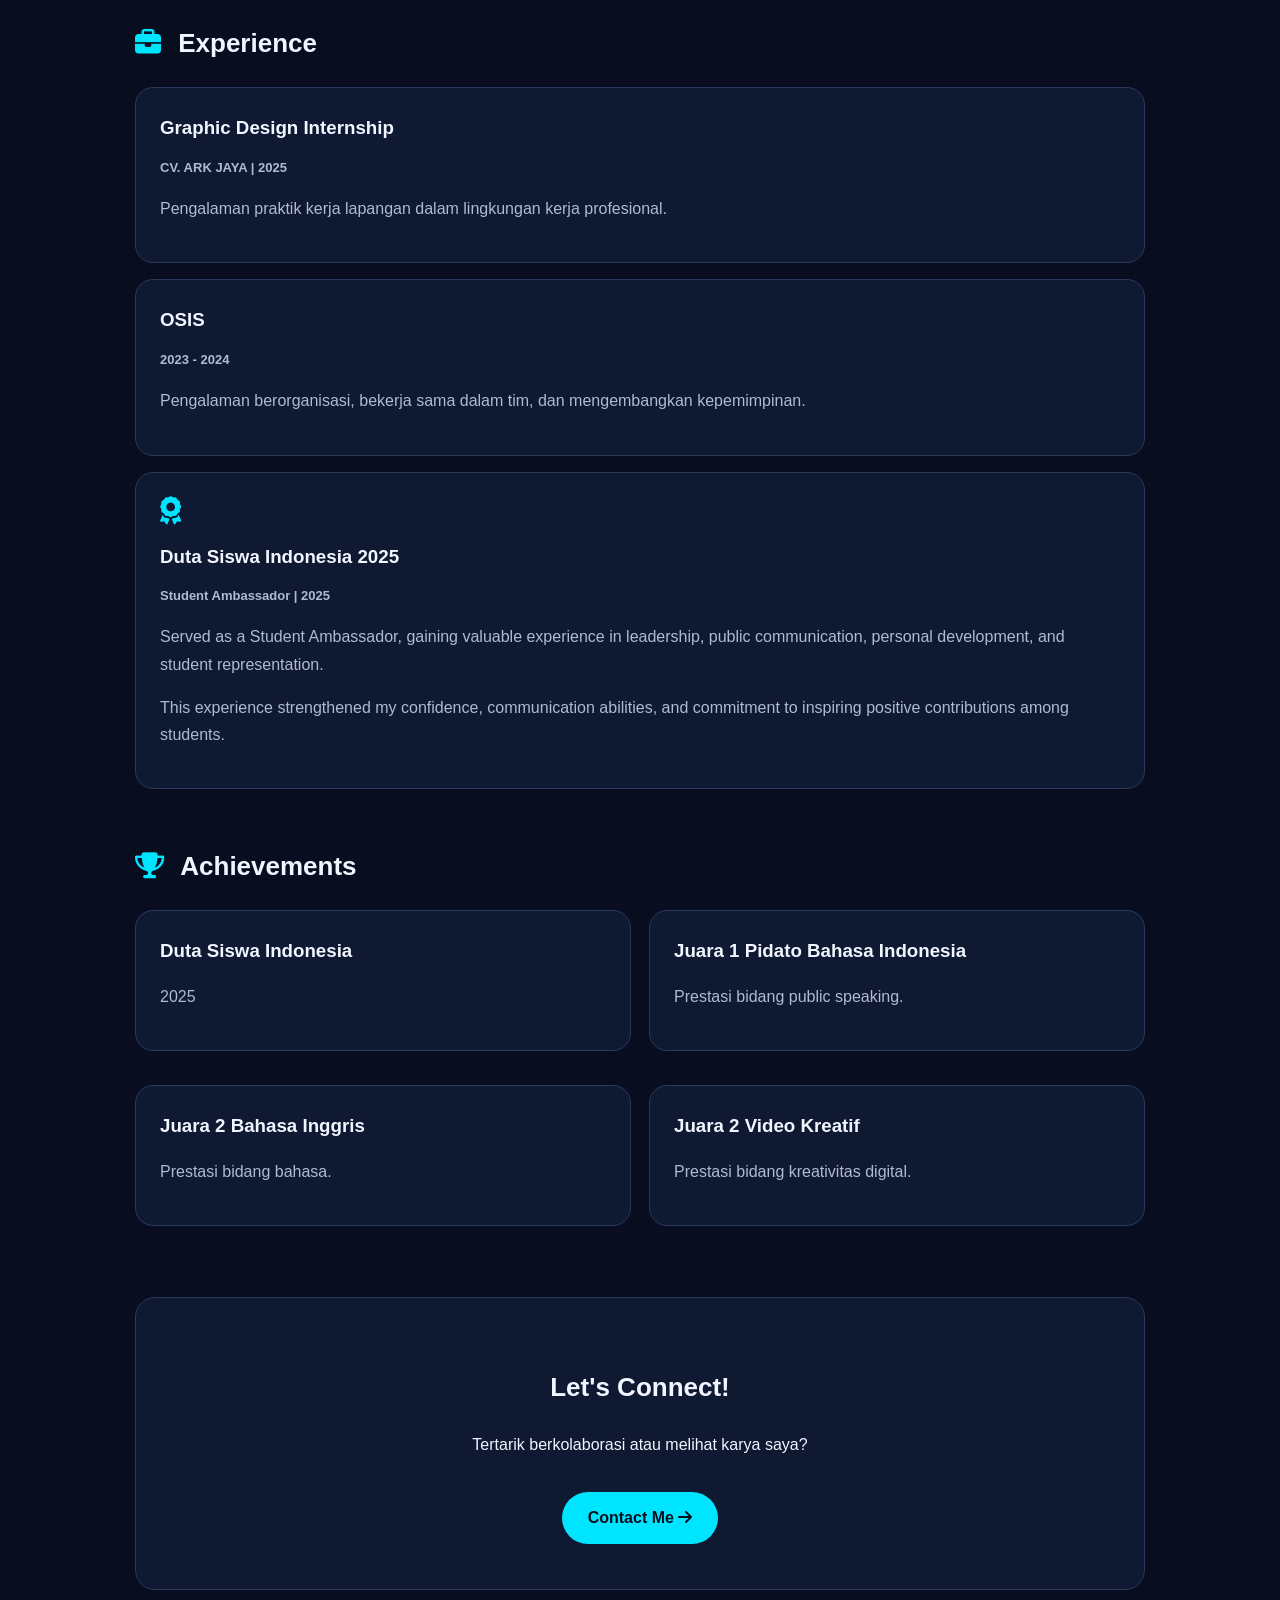
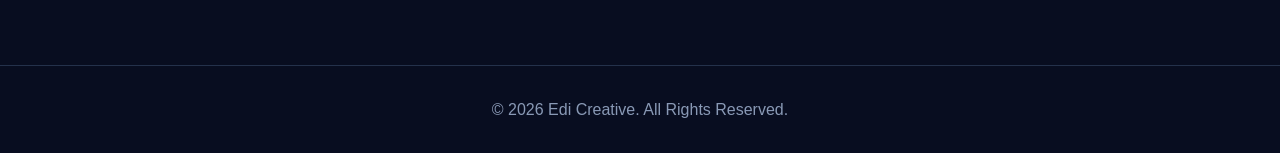
<file: profile.html>
<!DOCTYPE html>
<html lang="id">
<head>
  <meta charset="UTF-8">
  <meta name="viewport"
        content="width=device-width, initial-scale=1.0">

  <title>My Profile | Edi Creative</title>

  <link rel="stylesheet" href="profile.css">

  <link rel="stylesheet"
        href="https://cdnjs.cloudflare.com/ajax/libs/font-awesome/6.7.2/css/all.min.css">
</head>

<body>

  <header class="profile-navbar">
    <a href="index.html" class="logo">
      EDI<span>CREATIVE.</span>
    </a>

    <a href="index.html" class="back-button">
      <i class="fa-solid fa-arrow-left"></i>
      Back to Home
    </a>
  </header>

  <main>

    <!-- PROFILE HEADER -->
    <section class="profile-hero">
      <img src="profile.png"
           alt="Foto profil Ediaman"
           class="profile-photo">

      <p class="eyebrow">WELCOME TO MY PROFILE</p>

      <h1>Ediaman <span>Telaumbanua</span></h1>

      <p class="profile-role">
        Information Systems Student |
        Graphic Designer | Creative Enthusiast
      </p>

      <p class="profile-intro">
        Menggabungkan kreativitas desain dan teknologi
        untuk menciptakan karya digital yang bermakna.
      </p>
    </section>

    <!-- ABOUT ME -->
    
<!-- ABOUT ME -->
<section class="profile-section" id="about-me">
  <h2>
    <i class="fa-solid fa-user"></i>
    About Me
  </h2>

  <div class="profile-card">

    <h3 style="color: #00e5ff;">
      Where Creativity Meets Technology.
    </h3>

    <p>
      Hello! I'm <strong>Ediaman Telaumbanua</strong>,
      an Information Systems student at
      BINUS University @Medan with a strong
      foundation in Visual Communication Design.
    </p>

    <p>
      My passion goes beyond graphic design.
      I am deeply interested in how technology,
      information systems, and creative thinking
      can work together to solve real-world
      problems and create meaningful
      digital experiences.
    </p>

    <p>
      With a background in graphic design,
      video editing, and public speaking,
      I bring visual creativity, communication
      skills, and technical curiosity
      to every project I explore.
    </p>

    <p>
      As an Information Systems student,
      I am continuously developing my knowledge
      in systems analysis, programming,
      database management, digital solutions,
      and the connection between
      technology and business.
    </p>

    <p>
      I believe great digital experiences
      should be visually appealing,
      functional, innovative,
      and user-centered.
    </p>

    <p>
      <strong>
        My goal is to grow as a creative
        technology professional who connects
        design, information systems,
        and innovation to make a positive impact.
      </strong>
    </p>

  </div>
</section>


    <!-- EDUCATION -->
    <section class="profile-section">
      <h2>
        <i class="fa-solid fa-graduation-cap"></i>
        Education
      </h2>

      <div class="timeline">

        <div class="timeline-item">
          <span class="year">2026 - Present</span>
          <h3>BINUS University @Medan</h3>
          <h4>S1 Information Systems</h4>
          <p>
            Mempelajari analisis sistem, teknologi
            informasi, pengembangan aplikasi, dan
            solusi digital untuk kebutuhan bisnis.
          </p>
        </div>

        <div class="timeline-item">
          <span class="year">2023 - 2026</span>
          <h3>SMK Grafika Bina Media Medan</h3>
          <h4>Desain Komunikasi Visual (DKV)</h4>
          <p>
            Mengembangkan kemampuan desain grafis,
            komunikasi visual, editing video,
            dan kreativitas digital.
          </p>
        </div>

      </div>
    </section>

    
<!-- SKILLS -->
<section class="profile-section" id="skills">

  <h2>
    <i class="fa-solid fa-bolt"></i>
    My Skills & Expertise
  </h2>

  <p class="skills-intro">
    Combining creative expertise with a growing
    foundation in information technology.
  </p>

  <!-- CREATIVE SKILLS -->
  <h3 class="skills-category">
    <i class="fa-solid fa-palette"></i>
    Creative & Communication Skills
  </h3>

  <div class="profile-grid">

    <div class="profile-card">
      <i class="fa-solid fa-pen-nib card-icon"></i>
      <h3>Graphic Design</h3>
      <p>
        Visual branding, poster design,
        digital graphics, Photoshop,
        and CorelDRAW.
      </p>
    </div>

    <div class="profile-card">
      <i class="fa-solid fa-video card-icon"></i>
      <h3>Video Editing</h3>
      <p>
        Creative video production,
        storytelling, and editing
        using CapCut.
      </p>
    </div>

    <div class="profile-card">
      <i class="fa-solid fa-microphone card-icon"></i>
      <h3>Public Speaking</h3>
      <p>
        Presentations, public communication,
        event hosting, and teamwork.
      </p>
    </div>

    <div class="profile-card">
      <i class="fa-solid fa-object-group card-icon"></i>
      <h3>Visual Communication</h3>
      <p>
        Communicating ideas through
        engaging visual content
        and creative design.
      </p>
    </div>

  </div>

  <!-- INFORMATION TECHNOLOGY -->
  <h3 class="skills-category">
    <i class="fa-solid fa-laptop-code"></i>
    Information Technology Skills
  </h3>

  <p class="learning-label">
    Currently Learning & Developing
  </p>

  <div class="profile-grid">

    <div class="profile-card">
      <i class="fa-solid fa-code card-icon"></i>
      <h3>Programming Fundamentals</h3>
      <p>
        Developing foundational knowledge
        of programming and logical
        problem-solving.
      </p>
    </div>

    <div class="profile-card">
      <i class="fa-solid fa-diagram-project card-icon"></i>
      <h3>Systems Analysis</h3>
      <p>
        Learning to understand business
        processes, system requirements,
        and digital solutions.
      </p>
    </div>

    <div class="profile-card">
      <i class="fa-solid fa-database card-icon"></i>
      <h3>Database Concepts</h3>
      <p>
        Exploring data organization,
        database fundamentals,
        and information management.
      </p>
    </div>

    <div class="profile-card">
      <i class="fa-solid fa-layer-group card-icon"></i>
      <h3>UI/UX & Digital Solutions</h3>
      <p>
        Exploring user-centered design,
        wireframing, and the connection
        between technology and user needs.
      </p>
    </div>

  </div>

</section>


    <!-- EXPERIENCE -->
    <section class="profile-section">
      <h2><i class="fa-solid fa-briefcase"></i> Experience</h2>

      <div class="profile-card">
        <h3>Graphic Design Internship</h3>
        <p class="year">CV. ARK JAYA | 2025</p>
        <p>
          Pengalaman praktik kerja lapangan dalam
          lingkungan kerja profesional.
        </p>
      </div>

      <div class="profile-card">
        <h3>OSIS</h3>
        <p class="year">2023 - 2024</p>
        <p>
          Pengalaman berorganisasi, bekerja sama
          dalam tim, dan mengembangkan kepemimpinan.
        </p>
      </div>
      
<!-- DUTA SISWA INDONESIA -->
<div class="profile-card">

  <i class="fa-solid fa-award card-icon"></i>

  <h3>Duta Siswa Indonesia 2025</h3>

  <p class="year">
    Student Ambassador | 2025
  </p>

  <p>
    Served as a Student Ambassador,
    gaining valuable experience in
    leadership, public communication,
    personal development, and
    student representation.
  </p>

  <p>
    This experience strengthened my
    confidence, communication abilities,
    and commitment to inspiring
    positive contributions among students.
  </p>

</div>

    </section>

    <!-- ACHIEVEMENTS -->
    <section class="profile-section">
      <h2><i class="fa-solid fa-trophy"></i> Achievements</h2>

      <div class="profile-grid">
        <div class="profile-card">
          <h3>Duta Siswa Indonesia</h3>
          <p>2025</p>
        </div>

        <div class="profile-card">
          <h3>Juara 1 Pidato Bahasa Indonesia</h3>
          <p>Prestasi bidang public speaking.</p>
        </div>

        <div class="profile-card">
          <h3>Juara 2 Bahasa Inggris</h3>
          <p>Prestasi bidang bahasa.</p>
        </div>

        <div class="profile-card">
          <h3>Juara 2 Video Kreatif</h3>
          <p>Prestasi bidang kreativitas digital.</p>
        </div>
      </div>
    </section>

    <!-- CONTACT -->
    <section class="profile-section profile-contact">
      <h2>Let's Connect!</h2>
      <p>
        Tertarik berkolaborasi atau melihat karya saya?
      </p>
      <a href="index.html#contact" class="contact-button">
        Contact Me
        <i class="fa-solid fa-arrow-right"></i>
      </a>
    </section>

  </main>

  <footer>
    © 2026 Edi Creative. All Rights Reserved.
  </footer>

</body>
</html>
</file>
<file: giftory.css>
@import url('https://fonts.googleapis.com/css2?family=Poppins:wght@400;500;600;700;800&display=swap');

:root {
  --bg: #080914;
  --card: #15182c;
  --cyan: #00e5ff;
  --purple: #9964ff;
  --text: #f5f4ff;
  --muted: #a5acc8;
}

* { box-sizing: border-box; }

html { scroll-behavior: smooth; }

body {
  margin: 0;
  background: var(--bg);
  color: var(--text);
  font-family: 'Poppins', sans-serif;
}

a { text-decoration: none; color: inherit; }

.navbar {
  max-width: 1200px;
  margin: auto;
  padding: 26px 24px;
  display: flex;
  align-items: center;
  justify-content: space-between;
  gap: 20px;
}

.logo { font-size: 22px; font-weight: 800; }
.logo span { color: var(--cyan); }

.back-btn {
  border: 1px solid #343954;
  border-radius: 40px;
  padding: 12px 20px;
  font-size: 13px;
}

.back-btn:hover { border-color: var(--cyan); }

.hero {
  position: relative;
  max-width: 1100px;
  margin: auto;
  padding: 100px 24px 50px;
  text-align: center;
}

.hero-glow {
  position: absolute;
  top: 0;
  left: 20%;
  width: 60%;
  height: 380px;
  background: radial-gradient(ellipse, #6730c344, transparent 70%);
  z-index: -1;
}

.eyebrow {
  color: var(--cyan);
  font-size: 12px;
  letter-spacing: 4px;
  font-weight: 700;
}

.project-badge {
  display: inline-block;
  margin-top: 20px;
  padding: 9px 16px;
  background: #19213d;
  border: 1px solid #333c65;
  border-radius: 30px;
  font-size: 11px;
  color: #d5d6ff;
}

h1 {
  font-size: clamp(54px, 9vw, 100px);
  line-height: 1.1;
  margin: 25px 0;
  letter-spacing: -4px;
}

h1 span, h2 span { color: var(--cyan); }

.hero-description, .section-description {
  color: var(--muted);
  line-height: 2;
  max-width: 700px;
  margin: 0 auto;
}

.hero-actions {
  display: flex;
  justify-content: center;
  flex-wrap: wrap;
  gap: 16px;
  margin: 35px 0 65px;
}

.btn {
  display: inline-flex;
  justify-content: center;
  align-items: center;
  gap: 12px;
  padding: 16px 26px;
  border-radius: 12px;
  font-weight: 700;
  font-size: 13px;
  transition: transform .2s;
}

.btn:hover { transform: translateY(-4px); }

.btn-primary {
  background: linear-gradient(110deg, var(--cyan), var(--purple));
  color: #080914;
}

.btn-outline { border: 1px solid #464568; }

.project-preview {
  border: 1px solid #38365f;
  background: linear-gradient(140deg, #18254a, #3d216c 70%, #17152b);
  border-radius: 26px;
  overflow: hidden;
  box-shadow: 0 30px 90px #0006;
}

.preview-top {
  display: flex;
  justify-content: space-between;
  gap: 12px;
  padding: 20px 26px;
  font-size: 11px;
  color: #c7bfff;
  border-bottom: 1px solid #ffffff1a;
}

.preview-top i { color: var(--cyan); }

.preview-content { padding: 75px 20px 90px; }

.gift-icon {
  font-size: 70px;
  color: var(--cyan);
  filter: drop-shadow(0 0 22px #00e5ff88);
}

.preview-content h2 {
  font-size: clamp(42px, 7vw, 70px);
  margin: 10px 0;
}

.preview-content p { color: #c9c4e6; }

.preview-tags {
  display: flex;
  justify-content: center;
  flex-wrap: wrap;
  gap: 12px;
  margin-top: 30px;
}

.preview-tags span {
  border: 1px solid #ffffff44;
  padding: 9px 18px;
  border-radius: 30px;
  font-size: 12px;
}

.section {
  max-width: 1150px;
  margin: auto;
  padding: 95px 24px;
}

.section h2, .closing h2 {
  font-size: clamp(32px, 5vw, 50px);
  margin: 15px 0 25px;
  letter-spacing: -1.5px;
}

.section .section-description { margin: 0 0 40px; }

.info-grid, .process-grid {
  display: grid;
  grid-template-columns: repeat(4, 1fr);
  gap: 20px;
  margin-top: 35px;
}

.info-card, .process-card, .showcase-card {
  background: var(--card);
  border: 1px solid #333650;
  border-radius: 20px;
  padding: 28px;
  transition: border-color .2s, transform .2s;
}

.info-card:hover, .process-card:hover, .showcase-card:hover {
  border-color: var(--cyan);
  transform: translateY(-5px);
}

.info-card > i, .process-card > i {
  font-size: 30px;
  color: var(--cyan);
}

.info-card h3, .process-card h3 {
  font-size: 17px;
  margin: 22px 0 10px;
}

.info-card p, .process-card p, .showcase-info p {
  color: var(--muted);
  font-size: 13px;
  line-height: 1.9;
}

.step-number {
  display: block;
  font-size: 12px;
  font-weight: 700;
  color: var(--purple);
  margin-bottom: 25px;
}

.showcase-grid {
  display: grid;
  grid-template-columns: repeat(2, 1fr);
  gap: 25px;
}

.showcase-card { padding: 15px; overflow: hidden; }

.showcase-art {
  height: 260px;
  display: flex;
  align-items: center;
  justify-content: center;
  border-radius: 15px;
  font-size: 100px;
}

.figma-art { background: linear-gradient(135deg, #253d69, #63369c); color: #bd67ff; }
.web-art { background: linear-gradient(135deg, #124f67, #39318c); color: var(--cyan); }

.showcase-info { padding: 18px 12px; }

.showcase-info > span {
  color: var(--cyan);
  font-size: 11px;
  font-weight: 700;
  letter-spacing: 2px;
}

.showcase-info h3 { font-size: 24px; }

.project-link {
  display: inline-block;
  margin-top: 18px;
  color: var(--cyan);
  font-size: 13px;
  font-weight: 700;
}

.link-note { color: var(--muted); font-size: 12px; margin-top: 20px; }

.closing {
  text-align: center;
  padding: 100px 24px;
  background: radial-gradient(ellipse at bottom, #32205255, transparent 70%);
}

.closing p:not(.eyebrow) {
  color: var(--muted);
  margin-bottom: 35px;
}

footer {
  padding: 30px 20px;
  text-align: center;
  color: var(--muted);
  font-size: 12px;
  border-top: 1px solid #24263a;
}

@media (max-width: 850px) {
  .info-grid, .process-grid { grid-template-columns: repeat(2, 1fr); }
  .showcase-grid { grid-template-columns: 1fr; }
}

@media (max-width: 500px) {
  .navbar { padding: 20px 16px; }
  .logo { font-size: 16px; }
  .back-btn { font-size: 11px; padding: 10px; }
  .hero { padding-top: 65px; }
  h1 { letter-spacing: -2px; }
  .info-grid, .process-grid { grid-template-columns: 1fr; }
  .preview-content { padding: 55px 16px; }
  .showcase-art { height: 200px; }
  .section { padding: 65px 20px; }
}


/* ===== GIFTORY FIGMA GALLERY ===== */

.giftory-gallery {
  max-width: 1200px;
  margin: 80px auto;
  padding: 50px 24px;
  text-align: center;
}

.gallery-eyebrow {
  color: #00d9f5;
  font-size: 13px;
  font-weight: 800;
  letter-spacing: 4px;
}

.giftory-gallery h2 {
  color: #f5f3ff;
  font-size: clamp(30px, 5vw, 48px);
  margin: 16px 0;
}

.giftory-gallery h2 span {
  color: #00d9f5;
}

.gallery-description {
  color: #a9b3d3;
  max-width: 650px;
  margin: 0 auto 45px;
  line-height: 1.8;
}

.giftory-screens {
  display: grid;
  grid-template-columns: repeat(3, minmax(0, 1fr));
  gap: 28px;
}

.giftory-screens img {
  display: block;
  width: 100%;
  height: auto;
  border-radius: 20px;
  border: 1px solid #353658;
  background: #17182d;
  cursor: zoom-in;
  transition: transform 0.3s, box-shadow 0.3s;
}

.giftory-screens img:hover {
  transform: translateY(-8px);
  box-shadow: 0 15px 40px #00d9f533;
}

/* Preview gambar fullscreen */

.giftory-lightbox {
  display: none;
  position: fixed;
  inset: 0;
  z-index: 9999;
  background: rgba(5, 6, 18, 0.95);
  align-items: center;
  justify-content: center;
  padding: 65px 20px 20px;
}

.giftory-lightbox.active {
  display: flex;
}

.giftory-lightbox img {
  max-width: 95%;
  max-height: 90%;
  object-fit: contain;
  border-radius: 12px;
}

#closeGiftoryLightbox {
  position: absolute;
  top: 15px;
  right: 25px;
  border: none;
  background: transparent;
  color: white;
  font-size: 42px;
  cursor: pointer;
}

@media (max-width: 768px) {
  .giftory-screens {
    grid-template-columns: repeat(2, minmax(0, 1fr));
    gap: 14px;
  }
}

@media (max-width: 480px) {
  .giftory-screens {
    grid-template-columns: 1fr;
  }
}

.showcase-preview {
    width: 100%;
    height: 100%;
    object-fit: contain;
    border-radius: 16px;
}

.showcase-art.figma-art {
    overflow: hidden;
}

/* FIX LAYOUT FIGMA & WEB APP */

.showcase-grid {
    display: grid;
    grid-template-columns: repeat(2, minmax(0, 1fr));
    gap: 24px;
    align-items: stretch;
}

.showcase-card {
    min-width: 0;
    width: 100%;
    box-sizing: border-box;
}

.showcase-art {
    width: 100%;
    height: 260px;
    display: flex;
    align-items: center;
    justify-content: center;
    overflow: hidden;
    border-radius: 16px;
}

.showcase-art .showcase-preview {
    display: block;
    width: 100%;
    height: 100%;
    object-fit: contain;
}

@media (max-width: 768px) {
    .showcase-grid {
        grid-template-columns: 1fr;
    }
}
</file>
<file: profile.css>
/* EDI CREATIVE - MY PROFILE */

* {
  box-sizing: border-box;
}

html {
  scroll-behavior: smooth;
}

body {
  margin: 0;
  background: #080d20;
  color: #f1f5ff;
  font-family: Arial, sans-serif;
  line-height: 1.7;
}

body::before {
  content: "";
  position: fixed;
  inset: 0;
  pointer-events: none;
  z-index: -1;
  background:
    radial-gradient(
      circle at 15% 20%,
      rgba(0, 229, 255, 0.09),
      transparent 35%
    ),
    radial-gradient(
      circle at 85% 40%,
      rgba(145, 75, 255, 0.12),
      transparent 40%
    );
}

.profile-navbar {
  display: flex;
  justify-content: space-between;
  align-items: center;
  gap: 15px;
  padding: 22px 8%;
  border-bottom: 1px solid #24314b;
}

.logo {
  font-size: 20px;
  font-weight: 800;
  text-decoration: none;
  color: white;
}

.logo span {
  color: #00e5ff;
}

.back-button {
  color: #00e5ff;
  text-decoration: none;
  font-size: 14px;
}

main {
  max-width: 1050px;
  margin: auto;
  padding: 20px;
}

.profile-hero {
  text-align: center;
  padding: 70px 15px 50px;
}

.profile-photo {
  width: 155px;
  height: 155px;
  object-fit: cover;
  border-radius: 50%;
  border: 3px solid #00e5ff;
  box-shadow: 0 0 35px #00e5ff44;
}

.eyebrow {
  color: #00e5ff;
  font-size: 12px;
  letter-spacing: 3px;
  font-weight: bold;
  margin-top: 28px;
}

.profile-hero h1 {
  font-size: clamp(30px, 5vw, 54px);
  margin: 10px 0;
  line-height: 1.2;
}

.profile-hero h1 span {
  color: #00e5ff;
}

.profile-role {
  color: #c1b1ff;
  font-weight: bold;
}

.profile-intro {
  max-width: 650px;
  margin: 18px auto;
  color: #aebbd1;
}

.profile-section {
  margin: 55px 0;
}

.profile-section h2 {
  font-size: 26px;
  margin-bottom: 22px;
}

.profile-section h2 i {
  color: #00e5ff;
  margin-right: 10px;
}

.profile-card {
  background: rgba(18, 27, 53, 0.9);
  border: 1px solid #293a5a;
  border-radius: 18px;
  padding: 24px;
  margin-bottom: 16px;
  transition: transform 0.3s, border-color 0.3s;
}

.profile-card:hover {
  transform: translateY(-5px);
  border-color: #00e5ff;
}

.profile-card h3 {
  margin: 0 0 8px;
}

.profile-card p,
.timeline-item p {
  color: #aebbd1;
}

.profile-grid {
  display: grid;
  grid-template-columns: repeat(2, 1fr);
  gap: 18px;
}

.card-icon {
  color: #00e5ff;
  font-size: 28px;
  margin-bottom: 16px;
}

.timeline {
  border-left: 2px solid #00e5ff;
  padding-left: 30px;
  margin-left: 10px;
}

.timeline-item {
  position: relative;
  background: rgba(18, 27, 53, 0.9);
  border: 1px solid #293a5a;
  border-radius: 16px;
  padding: 25px;
  margin-bottom: 25px;
}

.timeline-item::before {
  content: "";
  position: absolute;
  left: -38px;
  top: 30px;
  width: 12px;
  height: 12px;
  background: #00e5ff;
  border-radius: 50%;
  box-shadow: 0 0 15px #00e5ff;
}

.timeline-item h3 {
  margin: 10px 0 3px;
}

.timeline-item h4 {
  margin: 0;
  color: #c1b1ff;
}

.year {
  color: #00e5ff;
  font-size: 13px;
  font-weight: bold;
}

.profile-contact {
  text-align: center;
  padding: 45px 20px;
  background: rgba(18, 27, 53, 0.9);
  border: 1px solid #293a5a;
  border-radius: 20px;
}

.contact-button {
  display: inline-block;
  margin-top: 18px;
  padding: 12px 26px;
  border-radius: 30px;
  background: #00e5ff;
  color: #07101e;
  text-decoration: none;
  font-weight: bold;
}

.contact-button:hover {
  background: #80f3ff;
}

footer {
  text-align: center;
  padding: 30px 15px;
  color: #8999b5;
  border-top: 1px solid #24314b;
}

@media (max-width: 650px) {
  .profile-navbar {
    padding: 18px;
  }

  .logo {
    font-size: 16px;
  }

  .profile-grid {
    grid-template-columns: 1fr;
  }

  .profile-hero {
    padding-top: 45px;
  }

  .profile-section h2 {
    font-size: 23px;
  }
}

@media (prefers-reduced-motion: reduce) {
  html {
    scroll-behavior: auto;
  }

  .profile-card {
    transition: none;
  }
}


/* MY SKILLS - CATEGORY STYLING */

.skills-intro {
  color: #aebbd1;
  margin-bottom: 30px;
}

.skills-category {
  color: #f1f5ff;
  font-size: 20px;
  margin: 35px 0 20px;
  padding-left: 15px;
  border-left: 3px solid #00e5ff;
}

.skills-category i {
  color: #00e5ff;
  margin-right: 10px;
}

.learning-label {
  display: inline-block;
  color: #c1b1ff;
  background: rgba(145, 75, 255, 0.12);
  border: 1px solid rgba(145, 75, 255, 0.35);
  padding: 6px 14px;
  border-radius: 30px;
  font-size: 13px;
  margin-bottom: 20px;
}


/* ===== MOBILE PROFILE OPTIMIZATION ===== */

@media (max-width: 650px) {
  .profile-grid,
  .profile-hero,
  .profile-navbar {
    max-width: 100%;
    box-sizing: border-box;
  }

  .profile-grid {
    grid-template-columns: minmax(0, 1fr);
  }

  .profile-grid > * {
    min-width: 0;
  }

  .profile-hero {
    padding-top: 65px;
  }

  img {
    max-width: 100%;
    height: auto;
  }
}
</file>
